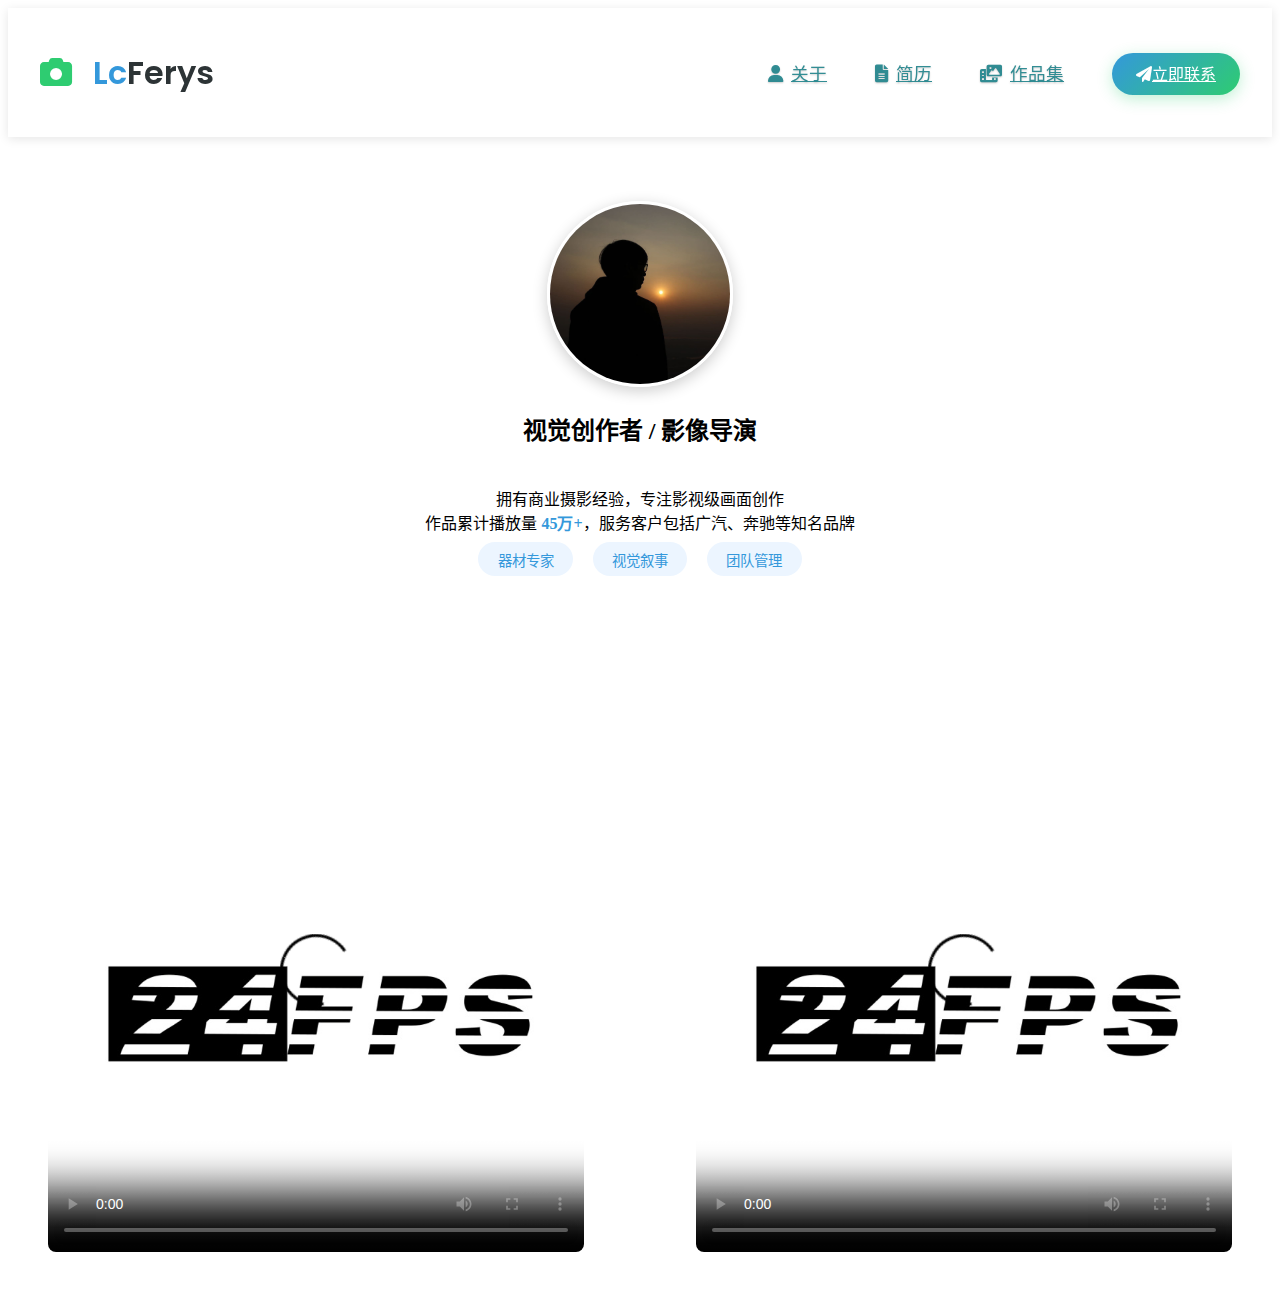
<file: index.html>
<!DOCTYPE html>
<html lang="zh-CN">

<head>
  <meta charset="UTF-8">
  <meta name="viewport" content="width=device-width, initial-scale=1.0">
  <title>LcFerys | 视觉摄影师</title>
  <link rel="stylesheet" href="assets/css/style.css">
  <!-- 新增字体 -->
  <link href="https://fonts.googleapis.com/css2?family=Poppins:wght@500;600&display=swap" rel="stylesheet">
  <!-- 新增图标库 -->
  <link rel="stylesheet" href="https://cdnjs.cloudflare.com/ajax/libs/font-awesome/6.0.0/css/all.min.css">
  <!-- 新增海外CDN回源 -->

</head>

<body>
  <nav class="main-nav">
    <div class="nav-container">
      <h1 class="logo">
        <i class="fas fa-camera logo-icon"></i>
        <span class="logo-highlight highlight">Lc</span>Ferys
      </h1>
      <ul class="nav-links">
        <li>
          <a href="#about" class="nav-link hover-underline">
            <i class="fas fa-user">

            </i>关于
          </a>
        </li>
        <li>
          <a href="resume.html" class="nav-link hover-underline"><i class="fas fa-file-alt"></i>简历</a>
        </li>
        <li>
          <a href="#portfolio" class="nav-link hover-underline">
            <i class="fas fa-photo-video">
            </i>作品集
          </a>
        </li>
        <li>
          <a href="#contact" class="cta-button"><i class="fas fa-paper-plane"></i>立即联系</a>
        </li>
      </ul>
    </div>
  </nav>

  <main class="main-content">
    <section id="about" class="section about-section">
      <div class="profile-header">
        <div class="avatar-frame">
          <img src="assets/images/avatar.jpg" alt="LcFerys" class="profile-avatar">
        </div>
        <h2 class="section-title">视觉创作者 / 影像导演</h2>
      </div>
      <div class="intro-container">
        <p class="intro-text">
          拥有商业摄影经验，专注影视级画面创作<br>
          作品累计播放量 <span class="highlight">45万+</span>，服务客户包括广汽、奔驰等知名品牌<br>
          <span class="skill-tag">器材专家</span>
          <span class="skill-tag">视觉叙事</span>
          <span class="skill-tag">团队管理</span>
        </p>
      </div>
    </section>

    <!-- 视频标签部分 -->
    <!-- 修改后的HTML（去除了repoBase路径） -->
    <section id="portfolio" class="section">
      <div class="portfolio-grid">
        <figure class="portfolio-item">
          <video width="100%" height="100%" controls preload="metadata" poster="assets/images/logo/24fps.jpg"
            data-src="/raw/refs/heads/master/assets/videos/by-health/20230919_By-Health_Plot8_V7.mp4" type="video/mp4">
            <p>您的浏览器不支持 video 标签，或者无法播放此视频格式。</p>
          </video>
        </figure>

        <figure class="portfolio-item">
          <video width="100%" height="100%" controls preload="auto" poster="assets/images/logo/24fps.jpg"
            data-src="/raw/refs/heads/master/assets/videos/mercedes-benz/Mercedes-AMG-Product-Experience-Highlights.mov">
            <p>您的浏览器不支持 video 标签，或者无法播放此视频格式。</p>
          </video>
        </figure>
      </div>
    </section>
<footer>
    </footer>

    <!-- 添加视频加载器脚本 -->
    <script src="assets/js/video-loader.js"></script>
</body>

</html>
</file>
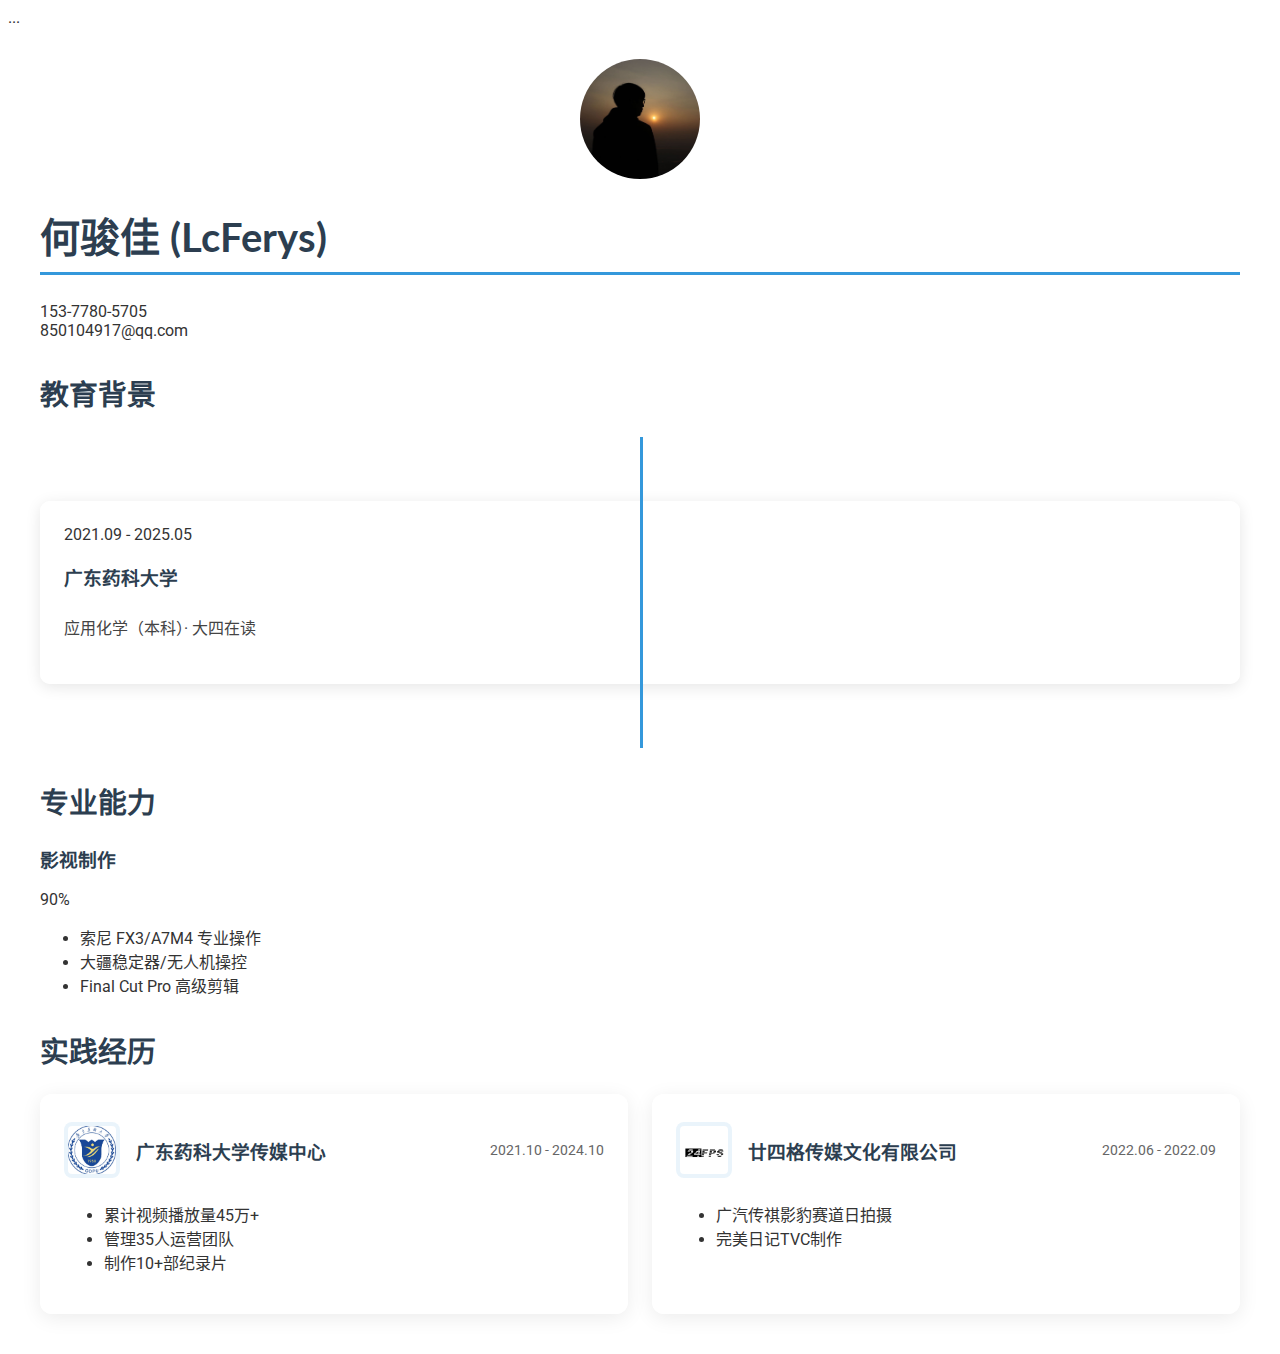
<file: resume.html>
<!DOCTYPE html>
<html lang="zh-CN">

<head>
  <meta charset="UTF-8">
  <meta name="viewport" content="width=device-width, initial-scale=1.0">
  <title>LcFerys | 专业简历</title>
  <link rel="stylesheet" href="assets/css/main.css">
  <!-- 删除此行 ↓ -->
  <!-- <link rel="stylesheet" href="assets/css/timeline.css"> -->
  <link href="https://fonts.googleapis.com/css2?family=Lato:wght@400;700&family=Roboto:wght@300;400;500&display=swap"
    rel="stylesheet">

</head>

<body>
  <!-- 导航栏复用主站样式 -->
  <nav class="main-nav">...</nav>

  <main class="resume-container">
    <!-- 基本信息卡片 -->
    <!-- 修改后的基本信息卡片 -->
    <!-- 在 profile-card 部分添加尺寸限制 -->
    <section class="profile-card glassmorphism-card">
      <div class="avatar-wrapper">
        <div class="avatar-frame" style="width: 120px; height: 120px;">
          <img src="assets/images/avatar.jpg" alt="何骏佳" class="profile-avatar">
        </div>
        <h1 class="name-title">何骏佳 <span class="eng-name">(LcFerys)</span></h1>
      </div>

      <div class="contact-grid">
        <div class="contact-item">
          <i class="fas fa-phone-alt icon-style"></i>
          <span>153-7780-5705</span>
        </div>
        <div class="contact-item">
          <i class="fas fa-envelope icon-style"></i>
          <span>850104917@qq.com</span>
        </div>
      </div>
    </section>

    <!-- 教育时间线 -->
    <section class="timeline-section">
      <h2>教育背景</h2>
      <div class="timeline">
        <div class="timeline-item">
          <div class="timeline-date">2021.09 - 2025.05</div>
          <div class="timeline-content">
            <h3>广东药科大学</h3>
            <p>应用化学（本科）· 大四在读</p>
          </div>
        </div>
      </div>
    </section>

    <!-- 技能矩阵 -->
    <section class="skills-section">
      <h2>专业能力</h2>
      <!-- 增强技能展示 -->
      <div class="skill-grid">
        <div class="skill-item animated-card">
          <div class="skill-header">
            <i class="fas fa-video skill-icon"></i>
            <h3>影视制作</h3>
          </div>
          <div class="skill-meter" data-percent="90%">
            <div class="meter-bar"></div>
            <span class="percent-text">90%</span>
          </div>
          <ul class="skill-details">
            <li>索尼 FX3/A7M4 专业操作</li>
            <li>大疆稳定器/无人机操控</li>
            <li>Final Cut Pro 高级剪辑</li>
          </ul>
        </div>
        <!-- 其他技能项保持类似结构 -->
      </div>
    </section>

    <section class="experience-section">
      <h2>实践经历</h2>
      <div class="experience-grid">
        <article class="experience-card">
          <div class="card-header">
            <img src="assets/images/logo/gdpu.jpg" alt="广东药科大学传媒中心logo" class="company-logo">
            <h3>广东药科大学传媒中心</h3>
            <span class="duration">2021.10 - 2024.10</span>
          </div>
          <ul class="achievement-list">
            <li>累计视频播放量45万+</li>
            <li>管理35人运营团队</li>
            <li>制作10+部纪录片</li>
          </ul>
        </article>

        <article class="experience-card">
          <div class="card-header">

            <img src="assets/images/logo/24fps.jpg" alt="24格传媒logo" class="company-logo">
            <h3>廿四格传媒文化有限公司</h3>
            <span class="duration">2022.06 - 2022.09</span>
          </div>
          <ul class="project-tags">
            <li>广汽传祺影豹赛道日拍摄</li>
            <li>完美日记TVC制作</li>
          </ul>
        </article>
      </div>
    </section>
  </main>
</body>

</html>
</file>
<file: assets/css/style.css>
/* 导航栏增强 */
.main-nav {
  background: linear-gradient(135deg, #1a1a1a, #2d2d2d);
  padding: 1.2rem 0;
  position: sticky;
  top: 0;
  z-index: 1000;
}

.logo {
  font-family: 'Poppins', sans-serif;
  font-weight: 600;
  font-size: 2rem;
}

.logo-icon {
  color: #2ecc71;
  margin-right: 0.8rem;
}

.nav-container {
  display: flex;
  justify-content: space-between;
  align-items: center;
  max-width: 1200px;
  margin: 0 auto;
  padding: 0 2rem;
}

.nav-links {
  display: flex;
  align-items: center;
  gap: 3rem;
  list-style: none;
}

/* 移动端适配保持原有 */
@media (max-width: 768px) {
  .nav-links {
    flex-direction: column;
    align-items: flex-start;
    gap: 1.5rem;
  }
}

.nav-link {
  font-size: 1.1rem;
  color: rgba(255, 255, 255, 0.9) !important;
  transition: all 0.3s ease;
}

.nav-link i {
  margin-right: 0.5rem;
}

.cta-button {
  background: linear-gradient(135deg, #2ecc71, #3498db);
  padding: 0.8rem 2rem;
  border-radius: 50px;
  box-shadow: 0 4px 15px rgba(46, 204, 113, 0.3);
}

/* 移动端适配 */
@media (max-width: 768px) {
  .nav-links {
    display: none;
    position: absolute;
    top: 100%;
    left: 0;
    width: 100%;
    background: #1a1a1a;
    padding: 1rem;
  }

  .nav-links.active {
    display: flex;
    flex-direction: column;
  }

  .menu-toggle {
    display: block;
    color: white;
    font-size: 1.5rem;
  }
}

/* 新增关于模块样式 */
.about-section {
  text-align: center;
  padding: 4rem 1rem;
}

.profile-header {
  margin-bottom: 2.5rem;
}

.avatar-frame {
  width: 180px;
  height: 180px;
  border-radius: 50%;
  overflow: hidden;
  margin: 0 auto 1.5rem;
  border: 3px solid #fff;
  box-shadow: 0 4px 15px rgba(0, 0, 0, 0.2);
}

.profile-avatar {
  width: 100%;
  height: 100%;
  object-fit: cover;
}

.highlight {
  color: #3498db;
  font-weight: 600;
}

.skill-tag {
  display: inline-block;
  background: #ecf5ff;
  color: #3498db;
  padding: 0.4rem 1.2rem;
  border-radius: 20px;
  margin: 0.5rem;
  font-size: 0.9rem;
}

/* 增强作品集模块 */
.portfolio-grid {
  display: grid;
  grid-template-columns: repeat(auto-fit, minmax(300px, 1fr));
  gap: 2rem;
  padding: 2rem 0;
}

.portfolio-item {
  position: relative;
  overflow: hidden;
  border-radius: 8px;
  transition: transform 0.3s ease;
}

.portfolio-item:hover {
  transform: translateY(-5px);
}

/* ### 四、配套样式增强建议
```css */
/* 新增动态效果 */
.hover-underline {
  position: relative;

  &::after {
    content: '';
    position: absolute;
    width: 0;
    height: 2px;
    background: #3498db;
    bottom: -5px;
    left: 0;
    transition: width 0.3s ease;
  }

  &:hover::after {
    width: 100%;
  }
}

.cta-button {
  background: linear-gradient(135deg, #3498db, #2ecc71);
  padding: 0.8rem 2rem;
  border-radius: 30px;
  color: white !important;
  transition: transform 0.3s ease;

  &:hover {
    transform: translateY(-2px);
  }
}

.portfolio-card {
  background: white;
  border-radius: 12px;
  box-shadow: 0 5px 30px rgba(0, 0, 0, 0.1);
  overflow: hidden;
  transition: box-shadow 0.3s ease;

  &:hover {
    box-shadow: 0 8px 40px rgba(0, 0, 0, 0.15);
  }
}

/* 修改导航栏背景 */
.main-nav {

  background: rgba(255, 255, 255, 0.95);
  backdrop-filter: blur(10px);
  box-shadow: 0 2px 10px rgba(0, 0, 0, 0.1);
}

/* 调整Logo颜色 */
.logo {
  color: #2d3436;
}

/* 导航链接颜色适配 */
.nav-link {
  color: #2d3436 !important;
}

.cta-button {
  background: linear-gradient(135deg, #3498db, #2ecc71);
  color: white !important;
}

/* 保留原有移动端样式 */
@media (max-width: 768px) {
  .nav-links {
    flex-direction: column;
    background: rgba(255, 255, 255, 0.95);
  }
}

/* 增强文字对比度 */
.nav-link {
  color: #ffffff !important;
  /* 原为 rgba(255,255,255,0.95) */
  text-shadow: 0 1px 3px rgba(0, 0, 0, 0.3);
  /* 新增阴影增强可读性 */
}

.cta-button {
  background: linear-gradient(135deg, #3498db, #2ecc71);
  color: white !important;
  padding: 0.8rem 1.5rem;
  border-radius: 25px;
  transition: transform 0.3s ease;
}

.cta-button:hover {
  transform: translateY(-2px);
  box-shadow: 0 5px 15px rgba(52, 152, 219, 0.3);
}

@media (max-width: 768px) {
  .nav-links {
    gap: 1.5rem;
    font-size: 0.9rem;
  }

  .cta-button {
    padding: 0.6rem 1.2rem;
  }
}

.main-footer {
  background: #1a1a1a;
  color: rgba(255, 255, 255, 0.8);
  padding: 3rem 0;
}

.footer-container {
  display: grid;
  grid-template-columns: repeat(auto-fit, minmax(250px, 1fr));
  gap: 2rem;
  max-width: 1200px;
  margin: 0 auto;
  padding: 0 1rem;
}

.footer-section h4 {
  color: #2ecc71;
  margin-bottom: 1.5rem;
  font-size: 1.2rem;
}

.social-links {
  display: flex;
  gap: 1.5rem;
}

.social-links a {
  font-size: 1.8rem;
  color: rgba(255, 255, 255, 0.7);
  transition: color 0.3s ease;
}

.social-links a:hover {
  color: #2ecc71;
}

.back-to-top {
  position: fixed;
  bottom: 2rem;
  right: 2rem;
  background: #2ecc71;
  width: 40px;
  height: 40px;
  border-radius: 50%;
  display: flex;
  align-items: center;
  justify-content: center;
  color: white;
  box-shadow: 0 4px 15px rgba(46, 204, 113, 0.3);
}

/* 导航栏滚动效果 */
.main-nav.scrolled {
  background: rgba(26, 26, 26, 0.98);
  backdrop-filter: blur(10px);
}

/* 卡片悬停追踪 */
/* card.style.setProperty('--mouse-x', `${x}px`); */

/* 增强文字对比度 */
.nav-link {
  color: rgba(40, 136, 143, 0.95) !important;
  text-shadow: 0 1px 2px rgba(0, 0, 0, 0.2);
}

/* 页脚对比度优化 */
.main-footer {
  background: #1a1a1a;
  color: rgba(255, 255, 255, 0.85);
}

.footer-section a {
  color: #7f8c8d;
  transition: color 0.3s ease;
}

.footer-section a:visited {
  color: #95a5a6;
}

.footer-section a:hover {
  color: #2ecc71;
}
</file>
<file: assets/css/main.css>
/* 新增主色调 */
:root {
  /* 深蓝 */
  --primary-color: #2c3e50;
  /* 科技蓝 */
  --secondary-color: #3498db;
  /* 强调红 */
  --accent-color: #e74c3c;
}

/* 增强基础排版 */
.resume-container {
  max-width: 1200px;
  margin: 0 auto;
  padding: 2rem;
  font-family: 'Roboto', 'PingFang SC', sans-serif;
}

/* 标题样式增强 */
h1,
h2,
h3 {
  color: var(--primary-color);
  font-family: 'Lato', 'Microsoft YaHei', sans-serif;
}

h1 {
  font-size: 2.5rem;
  border-bottom: 3px solid var(--secondary-color);
  padding-bottom: 0.5rem;
}

h2 {
  font-size: 1.8rem;
  margin: 2rem 0 1.5rem;
}

/* 头像尺寸控制 */
.avatar-frame {
  width: 120px;
  height: 120px;
  border-radius: 50%;
  overflow: hidden;
  margin: 0 auto 1rem;
}

.profile-avatar {
  width: 100%;
  height: 100%;
  object-fit: cover;
}

/* 新增基础文字样式 */
@import url('https://fonts.googleapis.com/css2?family=Noto+Sans+SC:wght@400;500&display=swap');

body {
  font-family: 'Noto Sans SC', 'Roboto', sans-serif;
  color: #333;
  /* 新增强制字体渲染 */
  -webkit-font-smoothing: antialiased;
  text-rendering: optimizeLegibility;
}

/* 修复时间线模块显示 */
.timeline-content {
  opacity: 1 !important;
  color: #444 !important;
  font-size: 1rem;
  line-height: 1.8;
}

/* ======= 时间线样式迁移 ======= */
.timeline {
  position: relative;
  padding: 2rem 0;
}

.timeline::before {
  content: '';
  position: absolute;
  left: 50%;
  top: 0;
  width: 3px;
  height: 100%;
  background: var(--secondary-color);
}

.timeline-item {
  background: rgba(255, 255, 255, 0.95);
  border-radius: 10px;
  padding: 1.5rem;
  margin: 2rem 0;
  box-shadow: 0 3px 15px rgba(0, 0, 0, 0.1);
  transition: transform 0.3s ease;
}

/* 保留原有时间线动画效果 */
.timeline-item.visible {
  opacity: 1;
  transform: translateY(0);
}

/* ====== 卡片式经历布局 ====== */
.experience-grid {
  display: grid;
  gap: 1.5rem;
  grid-template-columns: repeat(auto-fit, minmax(300px, 1fr));
}

.experience-card {
  background: rgba(255, 255, 255, 0.95);
  border-radius: 12px;
  padding: 1.5rem;
  box-shadow: 0 4px 20px rgba(0, 0, 0, 0.08);
  transition: transform 0.3s ease;
}

.experience-card:hover {
  transform: translateY(-5px);
}

.card-header {
  display: flex;
  align-items: center;
  gap: 1rem;
  margin-bottom: 1.2rem;
}

.card-header i {
  font-size: 1.5rem;
  color: var(--secondary-color);
  background: rgba(52, 152, 219, 0.1);
  padding: 0.8rem;
  border-radius: 8px;
}

.duration {
  margin-left: auto;
  color: #666;
  font-size: 0.9rem;
}

/* 新增公司logo样式 */
.company-logo {
  width: 48px;
  height: 48px;
  border-radius: 8px;
  object-fit: cover;
  background: rgba(52, 152, 219, 0.1);
  padding: 4px;
}
</file>
